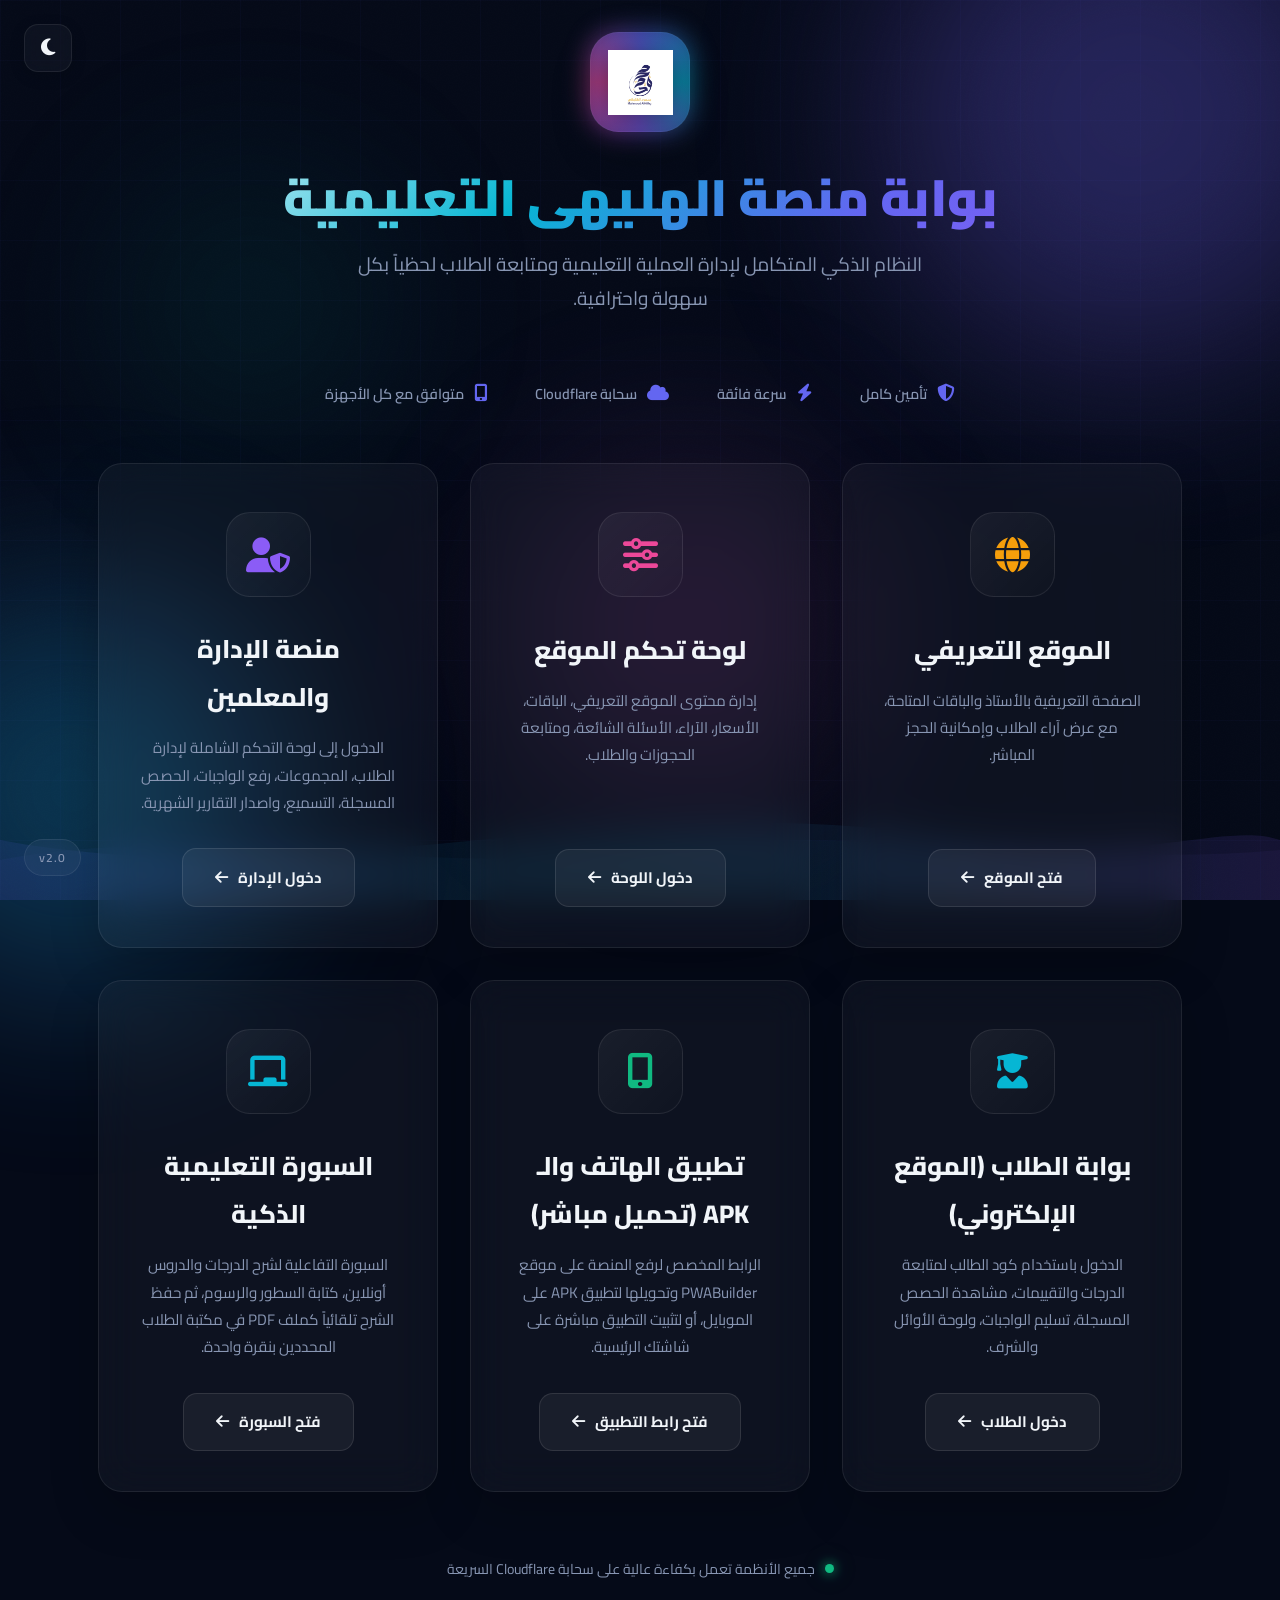
<file: portal.html>
<!DOCTYPE html>
<html lang="ar" dir="rtl">
<head>
  <link rel="manifest" href="manifest.json">
    <meta charset="UTF-8">
    <meta name="viewport" content="width=device-width, initial-scale=1.0">
    <title>بوابة منصة الهليهي التعليمية</title>
    <meta name="description" content="منصة مستر محمود الهليهي التعليمية - النظام الذكي المتكامل لإدارة العملية التعليمية">
    <link rel="icon" href="icon.png" type="image/png">
    <link rel="preconnect" href="https://fonts.googleapis.com">
    <link rel="preconnect" href="https://fonts.gstatic.com" crossorigin>
    <link href="https://fonts.googleapis.com/css2?family=Cairo:wght@400;600;700;800;900&family=Tajawal:wght@500;700;800&display=swap" rel="stylesheet">
    <link rel="stylesheet" href="https://cdnjs.cloudflare.com/ajax/libs/font-awesome/6.4.0/css/all.min.css">
    <style>
        /* ═══════════════════════════════════════════
           DESIGN SYSTEM - PREMIUM PORTAL
           ═══════════════════════════════════════════ */
        :root {
            --bg-primary: #050a18;
            --bg-secondary: #0a1128;
            --bg-tertiary: #111d3a;
            --text-main: #f1f5f9;
            --text-muted: #8896b3;
            --accent-indigo: #6366f1;
            --accent-cyan: #06b6d4;
            --accent-blue: #3b82f6;
            --accent-purple: #8b5cf6;
            --accent-pink: #ec4899;
            --accent-emerald: #10b981;
            --accent-amber: #f59e0b;
            --glass-bg: rgba(255, 255, 255, 0.035);
            --glass-border: rgba(255, 255, 255, 0.08);
            --glass-hover: rgba(255, 255, 255, 0.07);
            --surface-light: #ffffff;
            --surface-light-secondary: #f0f2f5;
            --text-light: #1e293b;
            --text-light-muted: #64748b;
            --glass-light-bg: rgba(255, 255, 255, 0.85);
            --glass-light-border: rgba(148, 163, 184, 0.25);
        }

        /* Light Mode Overrides */
        [data-theme="light"] {
            --bg-primary: #f0f2f5;
            --bg-secondary: #e2e8f0;
            --text-main: #1e293b;
            --text-muted: #64748b;
            --glass-bg: rgba(255, 255, 255, 0.75);
            --glass-border: rgba(148, 163, 184, 0.3);
            --glass-hover: rgba(255, 255, 255, 0.9);
        }

        * {
            margin: 0;
            padding: 0;
            box-sizing: border-box;
            font-family: 'Cairo', 'Tajawal', sans-serif;
        }

        body {
            background-color: var(--bg-primary);
            color: var(--text-main);
            min-height: 100vh;
            display: flex;
            flex-direction: column;
            justify-content: center;
            align-items: center;
            position: relative;
            overflow-x: hidden;
            padding: 2rem 1rem;
            transition: background-color 0.5s ease, color 0.5s ease;
        }

        /* ═══════ ANIMATED BACKGROUND ═══════ */
        .bg-grid {
            position: fixed;
            inset: 0;
            background-image: 
                linear-gradient(rgba(99, 102, 241, 0.03) 1px, transparent 1px),
                linear-gradient(90deg, rgba(99, 102, 241, 0.03) 1px, transparent 1px);
            background-size: 60px 60px;
            z-index: 0;
            pointer-events: none;
        }

        [data-theme="light"] .bg-grid {
            background-image: 
                linear-gradient(rgba(99, 102, 241, 0.06) 1px, transparent 1px),
                linear-gradient(90deg, rgba(99, 102, 241, 0.06) 1px, transparent 1px);
        }

        .noise-overlay {
            position: fixed;
            inset: 0;
            z-index: 0;
            opacity: 0.015;
            pointer-events: none;
            background-image: url("data:image/svg+xml,%3Csvg viewBox='0 0 256 256' xmlns='http://www.w3.org/2000/svg'%3E%3Cfilter id='n'%3E%3CfeTurbulence type='fractalNoise' baseFrequency='0.9' numOctaves='4' stitchTiles='stitch'/%3E%3C/filter%3E%3Crect width='100%25' height='100%25' filter='url(%23n)' opacity='1'/%3E%3C/svg%3E");
            background-repeat: repeat;
            background-size: 256px 256px;
        }

        .orb {
            position: fixed;
            border-radius: 50%;
            filter: blur(100px);
            opacity: 0.3;
            z-index: 0;
            pointer-events: none;
        }

        .orb-1 {
            width: 500px; height: 500px;
            background: radial-gradient(circle, var(--accent-indigo), var(--accent-purple));
            top: -15%; right: -8%;
            animation: floatOrb1 18s ease-in-out infinite alternate;
        }
        .orb-2 {
            width: 400px; height: 400px;
            background: radial-gradient(circle, var(--accent-cyan), var(--accent-blue));
            bottom: -10%; left: -10%;
            animation: floatOrb2 22s ease-in-out infinite alternate;
        }
        .orb-3 {
            width: 350px; height: 350px;
            background: radial-gradient(circle, var(--accent-pink), var(--accent-purple));
            top: 50%; left: 40%;
            opacity: 0.15;
            animation: floatOrb3 25s ease-in-out infinite alternate;
        }
        .orb-4 {
            width: 250px; height: 250px;
            background: radial-gradient(circle, var(--accent-emerald), var(--accent-cyan));
            top: 20%; left: 10%;
            opacity: 0.12;
            animation: floatOrb4 20s ease-in-out infinite alternate;
        }

        [data-theme="light"] .orb { opacity: 0.12; filter: blur(120px); }

        @keyframes floatOrb1 {
            0% { transform: translate(0, 0) scale(1); }
            50% { transform: translate(-40px, 50px) scale(1.15); }
            100% { transform: translate(50px, -30px) scale(0.9); }
        }
        @keyframes floatOrb2 {
            0% { transform: translate(0, 0) scale(1); }
            50% { transform: translate(50px, -40px) scale(1.1); }
            100% { transform: translate(-30px, 30px) scale(0.95); }
        }
        @keyframes floatOrb3 {
            0% { transform: translate(0, 0) scale(1) rotate(0deg); }
            100% { transform: translate(60px, -50px) scale(1.2) rotate(45deg); }
        }
        @keyframes floatOrb4 {
            0% { transform: translate(0, 0) scale(1); }
            100% { transform: translate(-50px, 40px) scale(1.15); }
        }

        /* ═══════ FLOATING PARTICLES ═══════ */
        .particles {
            position: fixed;
            inset: 0;
            z-index: 0;
            pointer-events: none;
            overflow: hidden;
        }
        .particle {
            position: absolute;
            width: 3px; height: 3px;
            background: var(--accent-indigo);
            border-radius: 50%;
            opacity: 0;
            animation: particleFloat linear infinite;
        }
        .particle:nth-child(1) { left: 10%; animation-duration: 12s; animation-delay: 0s; }
        .particle:nth-child(2) { left: 25%; animation-duration: 15s; animation-delay: 2s; background: var(--accent-cyan); }
        .particle:nth-child(3) { left: 40%; animation-duration: 11s; animation-delay: 4s; background: var(--accent-purple); }
        .particle:nth-child(4) { left: 55%; animation-duration: 14s; animation-delay: 1s; }
        .particle:nth-child(5) { left: 70%; animation-duration: 13s; animation-delay: 3s; background: var(--accent-pink); }
        .particle:nth-child(6) { left: 85%; animation-duration: 16s; animation-delay: 5s; background: var(--accent-emerald); }
        .particle:nth-child(7) { left: 50%; animation-duration: 10s; animation-delay: 6s; background: var(--accent-amber); }
        .particle:nth-child(8) { left: 15%; animation-duration: 17s; animation-delay: 7s; background: var(--accent-blue); }

        @keyframes particleFloat {
            0% { transform: translateY(100vh) scale(0); opacity: 0; }
            10% { opacity: 0.6; }
            90% { opacity: 0.6; }
            100% { transform: translateY(-10vh) scale(1); opacity: 0; }
        }

        /* ═══════ THEME TOGGLE ═══════ */
        .theme-toggle {
            position: fixed;
            top: 24px;
            left: 24px;
            z-index: 1000;
            width: 48px; height: 48px;
            border-radius: 14px;
            border: 1px solid var(--glass-border);
            background: var(--glass-bg);
            backdrop-filter: blur(20px);
            -webkit-backdrop-filter: blur(20px);
            cursor: pointer;
            display: flex;
            align-items: center;
            justify-content: center;
            font-size: 1.2rem;
            color: var(--text-main);
            transition: all 0.4s cubic-bezier(0.16, 1, 0.3, 1);
            box-shadow: 0 4px 15px rgba(0,0,0,0.15);
            animation: fadeIn 1s ease-out 1.5s both;
        }
        .theme-toggle:hover {
            transform: scale(1.1);
            border-color: var(--accent-indigo);
            box-shadow: 0 8px 25px rgba(99, 102, 241, 0.25);
        }
        .theme-toggle .icon-sun, .theme-toggle .icon-moon { transition: all 0.5s ease; position: absolute; }
        .theme-toggle .icon-sun { opacity: 0; transform: rotate(180deg) scale(0.5); }
        .theme-toggle .icon-moon { opacity: 1; transform: rotate(0deg) scale(1); }
        [data-theme="light"] .theme-toggle .icon-sun { opacity: 1; transform: rotate(0deg) scale(1); }
        [data-theme="light"] .theme-toggle .icon-moon { opacity: 0; transform: rotate(-180deg) scale(0.5); }

        /* ═══════ VERSION BADGE ═══════ */
        .version-badge {
            position: fixed;
            bottom: 24px;
            left: 24px;
            z-index: 100;
            padding: 6px 14px;
            border-radius: 20px;
            background: var(--glass-bg);
            border: 1px solid var(--glass-border);
            backdrop-filter: blur(16px);
            font-size: 0.75rem;
            color: var(--text-muted);
            letter-spacing: 1px;
            font-weight: 600;
            animation: fadeIn 1s ease-out 2s both;
        }

        /* ═══════ MAIN CONTAINER ═══════ */
        .portal-container {
            max-width: 1100px;
            width: 100%;
            text-align: center;
            z-index: 10;
            position: relative;
        }

        /* ═══════ HEADER ═══════ */
        .header-section {
            margin-bottom: 4rem;
        }

        .logo-wrapper {
            display: inline-flex;
            align-items: center;
            justify-content: center;
            width: 100px; height: 100px;
            border-radius: 28px;
            background: linear-gradient(135deg, rgba(99, 102, 241, 0.15), rgba(6, 182, 212, 0.1));
            border: 1px solid var(--glass-border);
            margin-bottom: 2rem;
            position: relative;
            animation: logoEntrance 1s cubic-bezier(0.16, 1, 0.3, 1) both;
            box-shadow: 0 20px 40px rgba(0, 0, 0, 0.2);
        }
        .logo-wrapper::before {
            content: '';
            position: absolute;
            inset: -3px;
            border-radius: 30px;
            background: conic-gradient(from 0deg, var(--accent-indigo), var(--accent-cyan), var(--accent-purple), var(--accent-pink), var(--accent-indigo));
            z-index: -1;
            opacity: 0.5;
            filter: blur(12px);
            animation: rotateGlow 8s linear infinite;
        }
        .logo-wrapper::after {
            content: '';
            position: absolute;
            inset: -1px;
            border-radius: 29px;
            background: conic-gradient(from 0deg, var(--accent-indigo), var(--accent-cyan), var(--accent-purple), var(--accent-pink), var(--accent-indigo));
            z-index: -1;
            opacity: 0.4;
            animation: rotateGlow 8s linear infinite;
        }
        @keyframes rotateGlow {
            100% { filter: blur(12px) hue-rotate(360deg); }
        }
        .logo-wrapper img {
            width: 65px; height: 65px;
            object-fit: contain;
            filter: drop-shadow(0 4px 12px rgba(0,0,0,0.4));
        }

        h1 {
            font-size: clamp(2rem, 5vw, 3.2rem);
            font-weight: 900;
            margin-bottom: 1rem;
            background: linear-gradient(135deg, #ffffff 0%, var(--accent-cyan) 40%, var(--accent-indigo) 70%, var(--accent-purple) 100%);
            -webkit-background-clip: text;
            -webkit-text-fill-color: transparent;
            background-clip: text;
            letter-spacing: -0.5px;
            animation: titleEntrance 1s cubic-bezier(0.16, 1, 0.3, 1) 0.2s both;
            line-height: 1.3;
        }
        [data-theme="light"] h1 {
            background: linear-gradient(135deg, var(--accent-indigo) 0%, var(--accent-purple) 50%, var(--accent-pink) 100%);
            -webkit-background-clip: text;
            background-clip: text;
        }

        .subtitle {
            font-size: clamp(0.95rem, 2.5vw, 1.2rem);
            color: var(--text-muted);
            max-width: 620px;
            margin: 0 auto;
            line-height: 1.8;
            animation: titleEntrance 1s cubic-bezier(0.16, 1, 0.3, 1) 0.4s both;
        }

        @keyframes logoEntrance {
            from { opacity: 0; transform: scale(0.5) rotate(-10deg); }
            to { opacity: 1; transform: scale(1) rotate(0deg); }
        }
        @keyframes titleEntrance {
            from { opacity: 0; transform: translateY(30px); }
            to { opacity: 1; transform: translateY(0); }
        }

        /* ═══════ CARDS GRID ═══════ */
        .cards-grid {
            display: grid;
            grid-template-columns: repeat(auto-fit, minmax(340px, 1fr));
            gap: 2rem;
            padding: 0 0.5rem;
            margin-bottom: 4rem;
        }

        /* ═══════ PORTAL CARD ═══════ */
        .portal-card {
            background: var(--glass-bg);
            border: 1px solid var(--glass-border);
            border-radius: 24px;
            padding: 3rem 2.5rem 2.5rem;
            text-decoration: none;
            color: var(--text-main);
            position: relative;
            overflow: hidden;
            display: flex;
            flex-direction: column;
            align-items: center;
            text-align: center;
            backdrop-filter: blur(20px);
            -webkit-backdrop-filter: blur(20px);
            box-shadow: 0 20px 50px rgba(0, 0, 0, 0.2);
            transition: all 0.5s cubic-bezier(0.16, 1, 0.3, 1);
            transform-style: preserve-3d;
            perspective: 1000px;
        }

        .portal-card:nth-child(1) { animation: cardEntrance 0.8s cubic-bezier(0.16, 1, 0.3, 1) 0.6s both; }
        .portal-card:nth-child(2) { animation: cardEntrance 0.8s cubic-bezier(0.16, 1, 0.3, 1) 0.8s both; }

        @keyframes cardEntrance {
            from { opacity: 0; transform: translateY(60px) scale(0.9); }
            to { opacity: 1; transform: translateY(0) scale(1); }
        }

        /* Gradient top line */
        .portal-card::before {
            content: '';
            position: absolute;
            top: 0; left: 0; right: 0;
            height: 3px;
            background: linear-gradient(90deg, transparent, var(--card-accent, var(--accent-indigo)), transparent);
            opacity: 0;
            transition: opacity 0.5s ease;
        }

        /* Shimmer/shine sweep effect */
        .portal-card::after {
            content: '';
            position: absolute;
            top: -50%; left: -50%;
            width: 200%; height: 200%;
            background: linear-gradient(
                115deg,
                transparent 40%,
                rgba(255, 255, 255, 0.03) 45%,
                rgba(255, 255, 255, 0.08) 50%,
                rgba(255, 255, 255, 0.03) 55%,
                transparent 60%
            );
            transform: translateX(-100%) rotate(0deg);
            transition: none;
            pointer-events: none;
        }

        .portal-card:hover::after {
            animation: shimmerSweep 0.8s ease-out forwards;
        }

        @keyframes shimmerSweep {
            100% { transform: translateX(100%) rotate(0deg); }
        }

        .portal-card:hover {
            transform: translateY(-12px) scale(1.02);
            background: var(--glass-hover);
            border-color: rgba(255, 255, 255, 0.18);
            box-shadow: 
                0 30px 60px rgba(0, 0, 0, 0.3),
                0 0 60px var(--card-glow, rgba(99, 102, 241, 0.12)),
                inset 0 1px 0 rgba(255, 255, 255, 0.06);
        }
        .portal-card:hover::before { opacity: 1; }

        [data-theme="light"] .portal-card {
            background: rgba(255, 255, 255, 0.8);
            box-shadow: 0 10px 40px rgba(0, 0, 0, 0.06);
            border-color: rgba(148, 163, 184, 0.2);
        }
        [data-theme="light"] .portal-card:hover {
            background: rgba(255, 255, 255, 0.95);
            box-shadow: 0 20px 50px rgba(0, 0, 0, 0.1), 0 0 40px var(--card-glow, rgba(99, 102, 241, 0.08));
        }

        /* Card Icon */
        .card-icon {
            width: 85px; height: 85px;
            border-radius: 24px;
            background: linear-gradient(135deg, rgba(255,255,255,0.05), rgba(255,255,255,0.01));
            border: 1px solid rgba(255,255,255,0.08);
            display: flex;
            align-items: center;
            justify-content: center;
            font-size: 2.2rem;
            margin-bottom: 1.8rem;
            color: var(--card-accent, var(--accent-indigo));
            transition: all 0.5s cubic-bezier(0.16, 1, 0.3, 1);
            position: relative;
        }
        .card-icon::before {
            content: '';
            position: absolute;
            inset: -6px;
            border-radius: 28px;
            background: var(--card-accent, var(--accent-indigo));
            opacity: 0;
            filter: blur(20px);
            transition: opacity 0.5s ease;
        }
        .portal-card:hover .card-icon {
            transform: scale(1.12) rotate(5deg);
            background: linear-gradient(135deg, var(--card-accent, var(--accent-indigo)), color-mix(in srgb, var(--card-accent, var(--accent-indigo)), #000 20%));
            color: #ffffff;
            border-color: transparent;
            box-shadow: 0 12px 30px var(--card-glow, rgba(99, 102, 241, 0.35));
        }
        .portal-card:hover .card-icon::before { opacity: 0.3; }

        [data-theme="light"] .card-icon {
            background: linear-gradient(135deg, rgba(99, 102, 241, 0.08), rgba(6, 182, 212, 0.05));
            border-color: rgba(148, 163, 184, 0.15);
        }

        .card-title {
            font-size: 1.6rem;
            font-weight: 800;
            margin-bottom: 0.8rem;
            color: var(--text-main);
            transition: color 0.3s ease;
        }

        .card-desc {
            font-size: 0.95rem;
            color: var(--text-muted);
            line-height: 1.8;
            margin-bottom: 2rem;
            flex-grow: 1;
        }

        .card-btn {
            display: inline-flex;
            align-items: center;
            gap: 10px;
            padding: 0.85rem 2rem;
            border-radius: 14px;
            font-size: 0.95rem;
            font-weight: 700;
            background: rgba(255, 255, 255, 0.05);
            border: 1px solid rgba(255, 255, 255, 0.1);
            color: var(--text-main);
            transition: all 0.4s cubic-bezier(0.16, 1, 0.3, 1);
            position: relative;
            overflow: hidden;
        }
        .card-btn i { transition: transform 0.3s ease; }

        .portal-card:hover .card-btn {
            background: linear-gradient(135deg, var(--card-accent, var(--accent-indigo)), color-mix(in srgb, var(--card-accent, var(--accent-indigo)), #000 15%));
            border-color: transparent;
            color: #ffffff;
            gap: 14px;
            box-shadow: 0 8px 24px var(--card-glow, rgba(99, 102, 241, 0.3));
            transform: scale(1.02);
        }
        .portal-card:hover .card-btn i { transform: translateX(-4px); }

        [data-theme="light"] .card-btn {
            background: rgba(99, 102, 241, 0.06);
            border-color: rgba(99, 102, 241, 0.15);
            color: var(--text-main);
        }

        /* Card Themes */
        .card-admin {
            --card-accent: var(--accent-purple);
            --card-glow: rgba(139, 92, 246, 0.25);
        }
        .card-student {
            --card-accent: var(--accent-cyan);
            --card-glow: rgba(6, 182, 212, 0.25);
        }

        /* ═══════ FEATURES STRIP ═══════ */
        .features-strip {
            display: flex;
            justify-content: center;
            gap: 3rem;
            flex-wrap: wrap;
            margin-bottom: 3.5rem;
            animation: fadeIn 1s ease-out 1s both;
        }
        .feature-item {
            display: flex;
            align-items: center;
            gap: 10px;
            color: var(--text-muted);
            font-size: 0.9rem;
            font-weight: 600;
        }
        .feature-item i {
            font-size: 1.1rem;
            color: var(--accent-indigo);
        }
        [data-theme="light"] .feature-item i { color: var(--accent-purple); }

        /* ═══════ FOOTER ═══════ */
        .footer-section {
            font-size: 0.88rem;
            color: var(--text-muted);
            display: flex;
            align-items: center;
            justify-content: center;
            gap: 10px;
            opacity: 0.85;
            animation: fadeIn 1s ease-out 1.2s both;
            padding: 0 1rem;
            text-align: center;
        }
        .status-dot {
            width: 9px; height: 9px;
            border-radius: 50%;
            background: var(--accent-emerald);
            box-shadow: 0 0 12px var(--accent-emerald), 0 0 30px rgba(16, 185, 129, 0.3);
            display: inline-block;
            animation: statusPulse 2.5s ease-in-out infinite;
            flex-shrink: 0;
        }
        @keyframes statusPulse {
            0%, 100% { transform: scale(0.9); opacity: 0.7; box-shadow: 0 0 8px var(--accent-emerald); }
            50% { transform: scale(1.2); opacity: 1; box-shadow: 0 0 16px var(--accent-emerald), 0 0 40px rgba(16, 185, 129, 0.3); }
        }

        @keyframes fadeIn {
            from { opacity: 0; transform: translateY(20px); }
            to { opacity: 1; transform: translateY(0); }
        }

        /* ═══════ BOTTOM WAVE ═══════ */
        .bottom-wave {
            position: fixed;
            bottom: 0; left: 0; right: 0;
            z-index: 0;
            pointer-events: none;
            height: 120px;
            opacity: 0.4;
        }
        .bottom-wave svg { width: 100%; height: 100%; }
        [data-theme="light"] .bottom-wave { opacity: 0.15; }

        /* ═══════ RESPONSIVE ═══════ */
        @media (max-width: 768px) {
            .cards-grid { grid-template-columns: 1fr; gap: 1.5rem; }
            .portal-card { padding: 2.5rem 1.8rem 2rem; }
            .features-strip { gap: 1.5rem; }
            .feature-item { font-size: 0.8rem; }
            .theme-toggle { top: 16px; left: 16px; width: 42px; height: 42px; }
        }

        @media (max-width: 480px) {
            body { padding: 1.5rem 0.75rem; }
            .portal-card { border-radius: 20px; padding: 2rem 1.5rem; }
            .card-icon { width: 70px; height: 70px; font-size: 1.8rem; }
            .card-title { font-size: 1.35rem; }
            .features-strip { gap: 1rem; }
        }

        /* ═══════ ACCESSIBILITY ═══════ */
        @media (prefers-reduced-motion: reduce) {
            *, *::before, *::after {
                animation-duration: 0.01ms !important;
                transition-duration: 0.01ms !important;
            }
        }
    </style>
</head>
<body>

    <!-- Background Layers -->
    <div class="bg-grid"></div>
    <div class="noise-overlay"></div>
    <div class="orb orb-1"></div>
    <div class="orb orb-2"></div>
    <div class="orb orb-3"></div>
    <div class="orb orb-4"></div>

    <!-- Floating Particles -->
    <div class="particles">
        <div class="particle"></div><div class="particle"></div>
        <div class="particle"></div><div class="particle"></div>
        <div class="particle"></div><div class="particle"></div>
        <div class="particle"></div><div class="particle"></div>
    </div>

    <!-- Bottom Wave -->
    <div class="bottom-wave">
        <svg viewBox="0 0 1440 120" preserveAspectRatio="none">
            <defs>
                <linearGradient id="waveGrad" x1="0%" y1="0%" x2="100%" y2="0%">
                    <stop offset="0%" stop-color="#6366f1" stop-opacity="0.3"/>
                    <stop offset="50%" stop-color="#06b6d4" stop-opacity="0.2"/>
                    <stop offset="100%" stop-color="#8b5cf6" stop-opacity="0.3"/>
                </linearGradient>
            </defs>
            <path d="M0,60 C360,120 720,0 1080,60 C1260,90 1380,40 1440,60 L1440,120 L0,120Z" fill="url(#waveGrad)"/>
            <path d="M0,80 C240,40 480,100 720,70 C960,40 1200,90 1440,70 L1440,120 L0,120Z" fill="url(#waveGrad)" opacity="0.5"/>
        </svg>
    </div>

    <!-- Theme Toggle -->
    <button class="theme-toggle" onclick="toggleTheme()" aria-label="تبديل الوضع">
        <i class="fas fa-sun icon-sun"></i>
        <i class="fas fa-moon icon-moon"></i>
    </button>

    <!-- Version Badge -->
    <div class="version-badge">v2.0</div>

    <!-- Main Container -->
    <div class="portal-container">
        
        <!-- Header -->
        <div class="header-section">
            <div class="logo-wrapper">
                <img src="icon.png" alt="شعار منصة الهليهي">
            </div>
            <h1>بوابة منصة الهليهي التعليمية</h1>
            <p class="subtitle">النظام الذكي المتكامل لإدارة العملية التعليمية ومتابعة الطلاب لحظياً بكل سهولة واحترافية.</p>
        </div>

        <!-- Features Strip -->
        <div class="features-strip">
            <div class="feature-item">
                <i class="fas fa-shield-halved"></i>
                <span>تأمين كامل</span>
            </div>
            <div class="feature-item">
                <i class="fas fa-bolt"></i>
                <span>سرعة فائقة</span>
            </div>
            <div class="feature-item">
                <i class="fas fa-cloud"></i>
                <span>سحابة Cloudflare</span>
            </div>
            <div class="feature-item">
                <i class="fas fa-mobile-screen-button"></i>
                <span>متوافق مع كل الأجهزة</span>
            </div>
        </div>

        <!-- Cards Grid -->
        <div class="cards-grid">
            
            <a href="index.html" class="portal-card" style="--card-accent: var(--accent-amber); --card-glow: rgba(245, 158, 11, 0.25);">
                <div class="card-icon">
                    <i class="fas fa-globe"></i>
                </div>
                <h2 class="card-title">الموقع التعريفي</h2>
                <p class="card-desc">الصفحة التعريفية بالأستاذ والباقات المتاحة، مع عرض آراء الطلاب وإمكانية الحجز المباشر.</p>
                <div class="card-btn">
                    <span>فتح الموقع</span>
                    <i class="fas fa-arrow-left"></i>
                </div>
            </a>

            <a href="dashboard.html" class="portal-card" style="--card-accent: var(--accent-pink); --card-glow: rgba(236, 72, 153, 0.25);">
                <div class="card-icon">
                    <i class="fas fa-sliders"></i>
                </div>
                <h2 class="card-title">لوحة تحكم الموقع</h2>
                <p class="card-desc">إدارة محتوى الموقع التعريفي، الباقات، الأسعار، الآراء، الأسئلة الشائعة، ومتابعة الحجوزات والطلاب.</p>
                <div class="card-btn">
                    <span>دخول اللوحة</span>
                    <i class="fas fa-arrow-left"></i>
                </div>
            </a>

            <a href="admin.html" class="portal-card card-admin" id="card-admin">
                <div class="card-icon">
                    <i class="fas fa-user-shield"></i>
                </div>
                <h2 class="card-title">منصة الإدارة والمعلمين</h2>
                <p class="card-desc">الدخول إلى لوحة التحكم الشاملة لإدارة الطلاب، المجموعات، رفع الواجبات، الحصص المسجلة، التسميع، واصدار التقارير الشهرية.</p>
                <div class="card-btn">
                    <span>دخول الإدارة</span>
                    <i class="fas fa-arrow-left"></i>
                </div>
            </a>

            <a href="student.html" class="portal-card card-student" id="card-student">
                <div class="card-icon">
                    <i class="fas fa-user-graduate"></i>
                </div>
                <h2 class="card-title">بوابة الطلاب (الموقع الإلكتروني)</h2>
                <p class="card-desc">الدخول باستخدام كود الطالب لمتابعة الدرجات والتقييمات، مشاهدة الحصص المسجلة، تسليم الواجبات، ولوحة الأوائل والشرف.</p>
                <div class="card-btn">
                    <span>دخول الطلاب</span>
                    <i class="fas fa-arrow-left"></i>
                </div>
            </a>

            <a href="app.html" class="portal-card card-student" id="card-app" style="--card-accent: var(--accent-emerald); --card-glow: rgba(16, 185, 129, 0.25);">
                <div class="card-icon">
                    <i class="fas fa-mobile-screen-button"></i>
                </div>
                <h2 class="card-title">تطبيق الهاتف والـ APK (تحميل مباشر)</h2>
                <p class="card-desc">الرابط المخصص لرفع المنصة على موقع PWABuilder وتحويلها لتطبيق APK على الموبايل، أو لتثبيت التطبيق مباشرة على شاشتك الرئيسية.</p>
                <div class="card-btn">
                    <span>فتح رابط التطبيق</span>
                    <i class="fas fa-arrow-left"></i>
                </div>
            </a>

            <a href="whiteboard.html" class="portal-card card-whiteboard" id="card-whiteboard" style="--card-accent: var(--accent-cyan); --card-glow: rgba(6, 182, 212, 0.25);">
                <div class="card-icon">
                    <i class="fas fa-chalkboard"></i>
                </div>
                <h2 class="card-title">السبورة التعليمية الذكية</h2>
                <p class="card-desc">السبورة التفاعلية لشرح الدرجات والدروس أونلاين، كتابة السطور والرسوم، ثم حفظ الشرح تلقائياً كملف PDF في مكتبة الطلاب المحددين بنقرة واحدة.</p>
                <div class="card-btn">
                    <span>فتح السبورة</span>
                    <i class="fas fa-arrow-left"></i>
                </div>
            </a>

        </div>

        <!-- Footer -->
        <div class="footer-section">
            <span class="status-dot"></span>
            <span>جميع الأنظمة تعمل بكفاءة عالية على سحابة Cloudflare السريعة</span>
        </div>

    </div>

    <script>
        // ═══════ DARK MODE TOGGLE ═══════
        function initTheme() {
            const saved = localStorage.getItem('portalTheme');
            if (saved) {
                document.documentElement.setAttribute('data-theme', saved);
            }
            // Default is dark (no data-theme attribute = dark)
        }
        initTheme();

        function toggleTheme() {
            const current = document.documentElement.getAttribute('data-theme');
            const newTheme = current === 'light' ? '' : 'light';
            if (newTheme) {
                document.documentElement.setAttribute('data-theme', newTheme);
            } else {
                document.documentElement.removeAttribute('data-theme');
            }
            localStorage.setItem('portalTheme', newTheme || 'dark');
        }

        // ═══════ 3D TILT EFFECT ON CARDS ═══════
        document.querySelectorAll('.portal-card').forEach(card => {
            card.addEventListener('mousemove', (e) => {
                const rect = card.getBoundingClientRect();
                const x = e.clientX - rect.left;
                const y = e.clientY - rect.top;
                const centerX = rect.width / 2;
                const centerY = rect.height / 2;
                const rotateX = ((y - centerY) / centerY) * -6;
                const rotateY = ((x - centerX) / centerX) * 6;
                card.style.transform = `translateY(-12px) scale(1.02) perspective(1000px) rotateX(${rotateX}deg) rotateY(${rotateY}deg)`;
            });

            card.addEventListener('mouseleave', () => {
                card.style.transform = '';
            });
        });
    </script>

<script>
  if ('serviceWorker' in navigator) {
    window.addEventListener('load', () => {
      navigator.serviceWorker.register('sw.js').catch(() => {});
    });
  }
</script>
</body>
</html>
</file>
